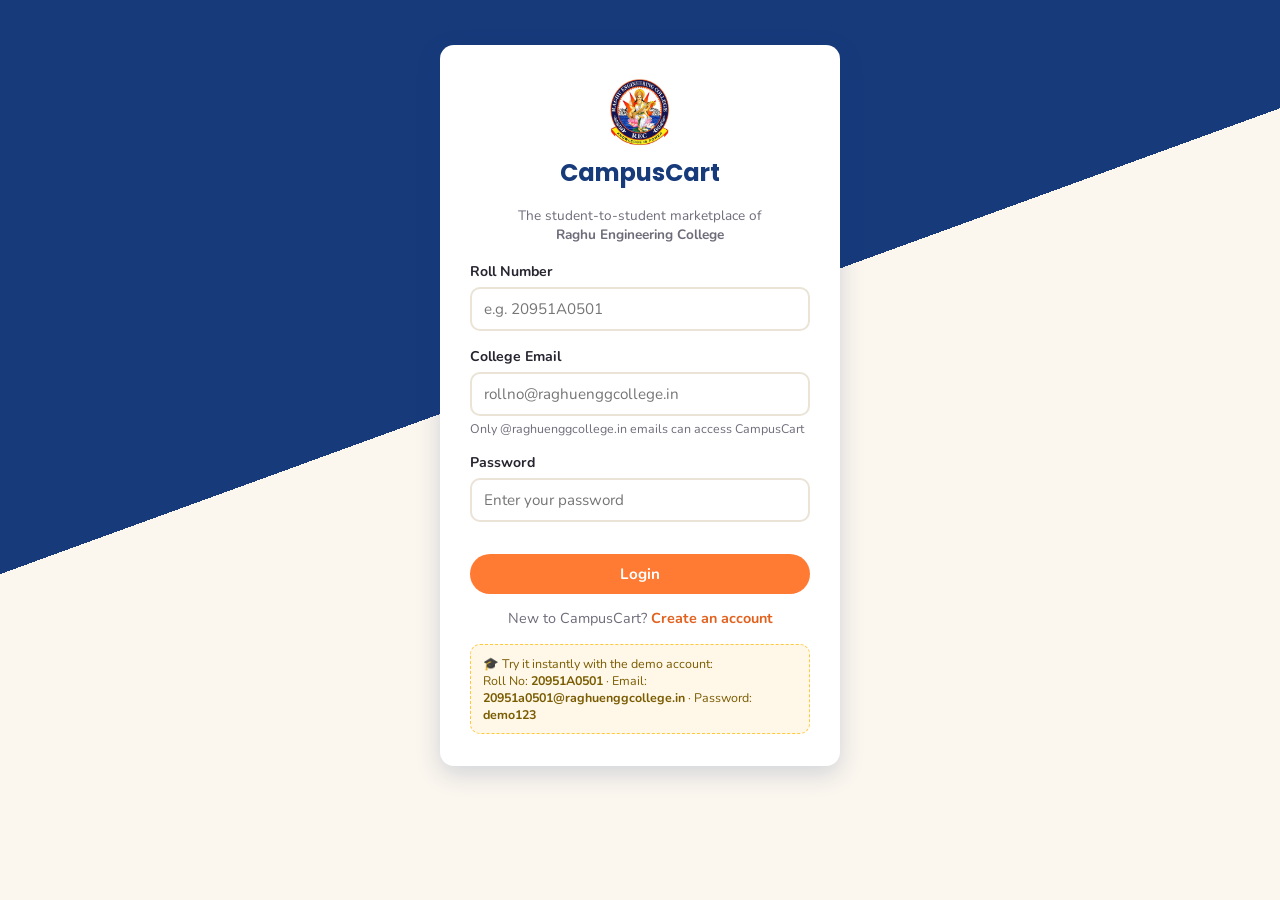
<file: index.html>
<!DOCTYPE html>
<html lang="en">
<head>
<meta charset="UTF-8">
<meta name="viewport" content="width=device-width, initial-scale=1.0">
<title>CampusCart | Login</title>
<link rel="preconnect" href="https://fonts.googleapis.com">
<link href="https://fonts.googleapis.com/css2?family=Poppins:wght@600;700;800&family=Nunito:wght@400;600;700;800&display=swap" rel="stylesheet">
<link rel="stylesheet" href="css/style.css">
</head>
<body>

<div class="auth-wrap">
  <div class="auth-card">
    <div class="auth-logo">
      <img src="assets/rec-logo.jpeg" alt="Raghu Engineering College logo">
      <h1>CampusCart</h1>
      <p>The student-to-student marketplace of<br><strong>Raghu Engineering College</strong></p>
    </div>

    <form id="login-form">
      <div class="form-group">
        <label for="rollNo">Roll Number</label>
        <input type="text" id="rollNo" placeholder="e.g. 20951A0501" required>
      </div>
      <div class="form-group">
        <label for="email">College Email</label>
        <input type="email" id="email" placeholder="rollno@raghuenggcollege.in" required>
        <div class="hint">Only @raghuenggcollege.in emails can access CampusCart</div>
      </div>
      <div class="form-group">
        <label for="password">Password</label>
        <input type="password" id="password" placeholder="Enter your password" required>
      </div>
      <div class="error-text" id="login-error"></div>
      <button type="submit" class="btn btn-primary btn-block">Login</button>
    </form>

    <div class="auth-switch">
      New to CampusCart? <a href="signup.html">Create an account</a>
    </div>

    <div class="demo-box">
      🎓 Try it instantly with the demo account:<br>
      Roll No: <strong>20951A0501</strong> · Email: <strong>20951a0501@raghuenggcollege.in</strong> · Password: <strong>demo123</strong>
    </div>
  </div>
</div>

<script src="js/data.js"></script>
<script src="js/auth.js"></script>
</body>
</html>
</file>
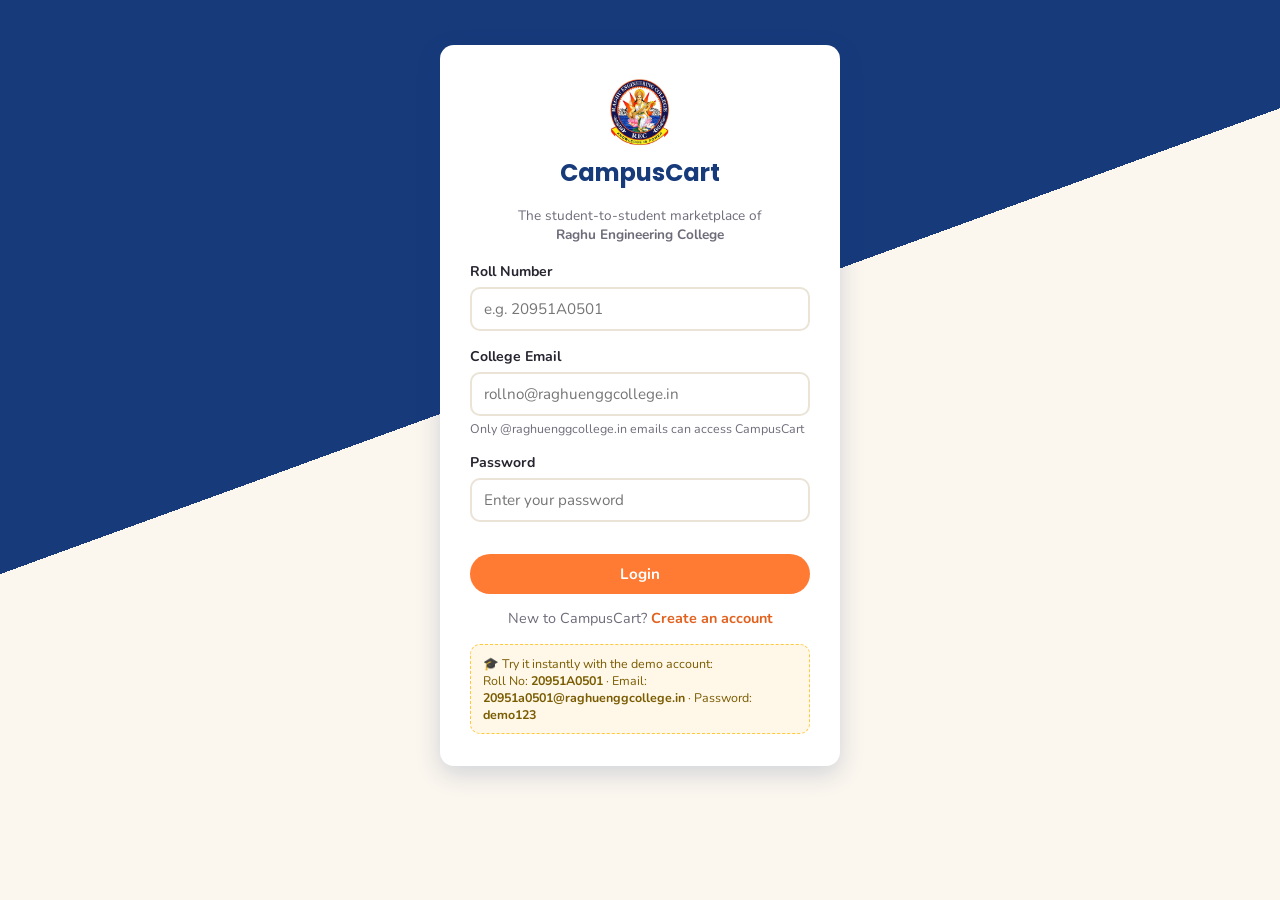
<file: account.html>
<!DOCTYPE html>
<html lang="en">
<head>
<meta charset="UTF-8">
<meta name="viewport" content="width=device-width, initial-scale=1.0">
<title>CampusCart | My Account</title>
<link rel="preconnect" href="https://fonts.googleapis.com">
<link href="https://fonts.googleapis.com/css2?family=Poppins:wght@600;700;800&family=Nunito:wght@400;600;700;800&display=swap" rel="stylesheet">
<link rel="stylesheet" href="css/style.css">
</head>
<body>

<nav class="navbar">
  <div class="nav-inner">
    <a href="home.html" class="brand">
      <img src="assets/rec-logo.jpeg" alt="REC logo">
      <div>CampusCart<small>RAGHU ENGINEERING COLLEGE</small></div>
    </a>
    <button class="hamburger" id="hamburger"><span></span><span></span><span></span></button>
    <div class="nav-links" id="nav-links">
      <a href="home.html">🏠 Home</a>
      <a href="sell.html">➕ Sell an Item</a>
      <a href="wishlist.html">❤️ Wishlist <span class="badge-count" id="wish-count">0</span></a>
      <a href="cart.html">🛒 Cart <span class="badge-count" id="cart-count">0</span></a>
      <a href="account.html" class="active">👤 <span id="nav-username">Account</span></a>
      <button onclick="logout()">🚪 Logout</button>
    </div>
  </div>
</nav>

<main class="container">
  <div class="page-head">
    <h1 id="account-heading">👤 My Account</h1>
    <p id="account-sub"></p>
  </div>

  <div class="tabs">
    <button class="tab-btn active" data-tab="listings">📦 My Listings</button>
    <button class="tab-btn" data-tab="purchases">🛍️ My Purchases</button>
  </div>

  <div id="tab-listings"></div>
  <div id="tab-purchases" style="display:none;"></div>
</main>

<footer>CampusCart &middot; Built by students, for students of Raghu Engineering College</footer>

<script src="js/data.js?v=3"></script>
<script src="js/account.js?v=3"></script>
</body>
</html>
</file>
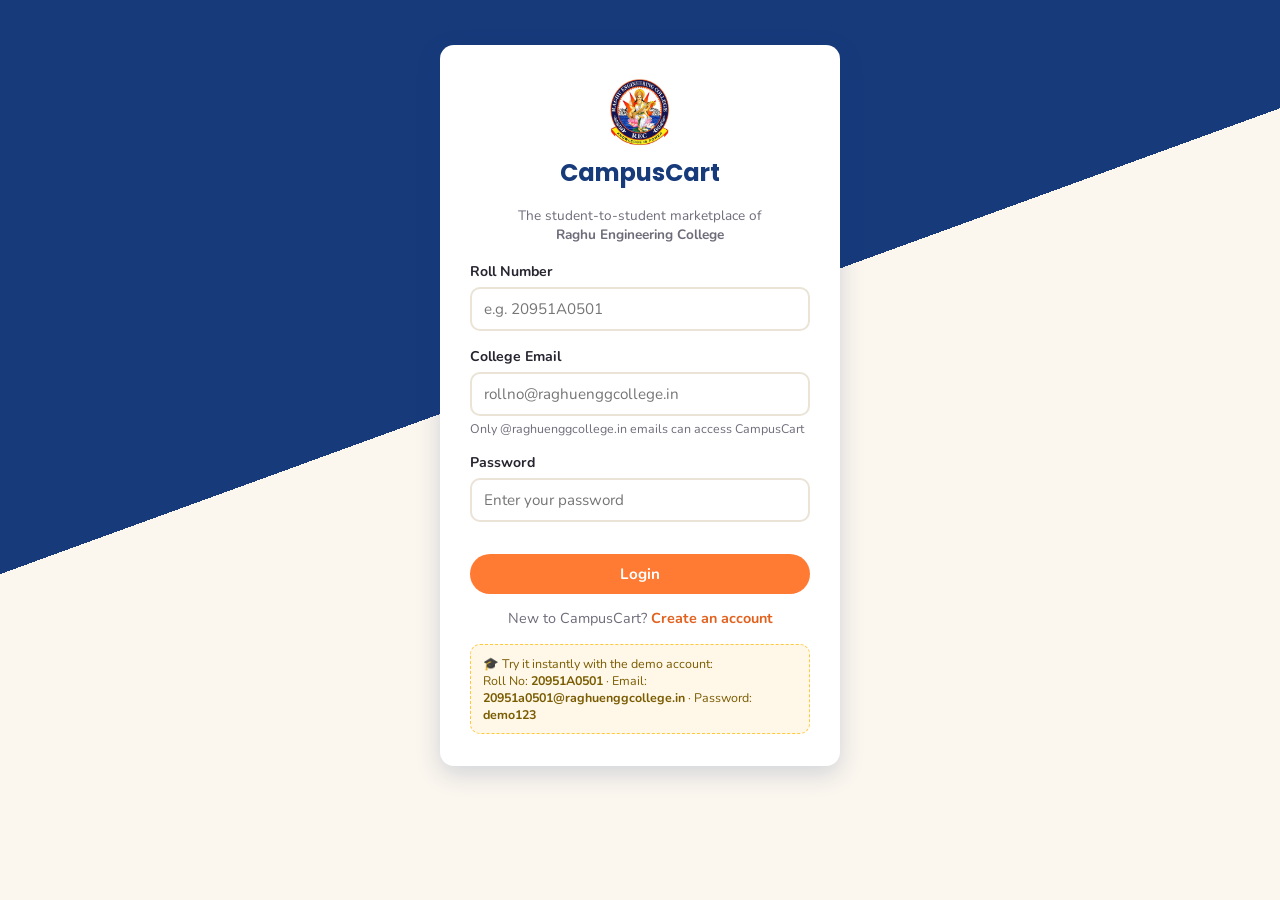
<file: cart.html>
<!DOCTYPE html>
<html lang="en">
<head>
<meta charset="UTF-8">
<meta name="viewport" content="width=device-width, initial-scale=1.0">
<title>CampusCart | Cart</title>
<link rel="preconnect" href="https://fonts.googleapis.com">
<link href="https://fonts.googleapis.com/css2?family=Poppins:wght@600;700;800&family=Nunito:wght@400;600;700;800&display=swap" rel="stylesheet">
<link rel="stylesheet" href="css/style.css">
</head>
<body>

<nav class="navbar">
  <div class="nav-inner">
    <a href="home.html" class="brand">
      <img src="assets/rec-logo.jpeg" alt="REC logo">
      <div>CampusCart<small>RAGHU ENGINEERING COLLEGE</small></div>
    </a>
    <button class="hamburger" id="hamburger"><span></span><span></span><span></span></button>
    <div class="nav-links" id="nav-links">
      <a href="home.html">🏠 Home</a>
      <a href="sell.html">➕ Sell an Item</a>
      <a href="wishlist.html">❤️ Wishlist <span class="badge-count" id="wish-count">0</span></a>
      <a href="cart.html" class="active">🛒 Cart <span class="badge-count" id="cart-count">0</span></a>
      <a href="account.html">👤 <span id="nav-username">Account</span></a>
      <button onclick="logout()">🚪 Logout</button>
    </div>
  </div>
</nav>

<main class="container">
  <div class="page-head">
    <h1>🛒 Your Cart</h1>
    <p>Review the items you're planning to buy, then confirm on each item's page.</p>
  </div>
  <div id="cart-list"></div>
</main>

<footer>CampusCart &middot; Built by students, for students of Raghu Engineering College</footer>

<script src="js/data.js"></script>
<script src="js/cart.js"></script>
</body>
</html>
</file>
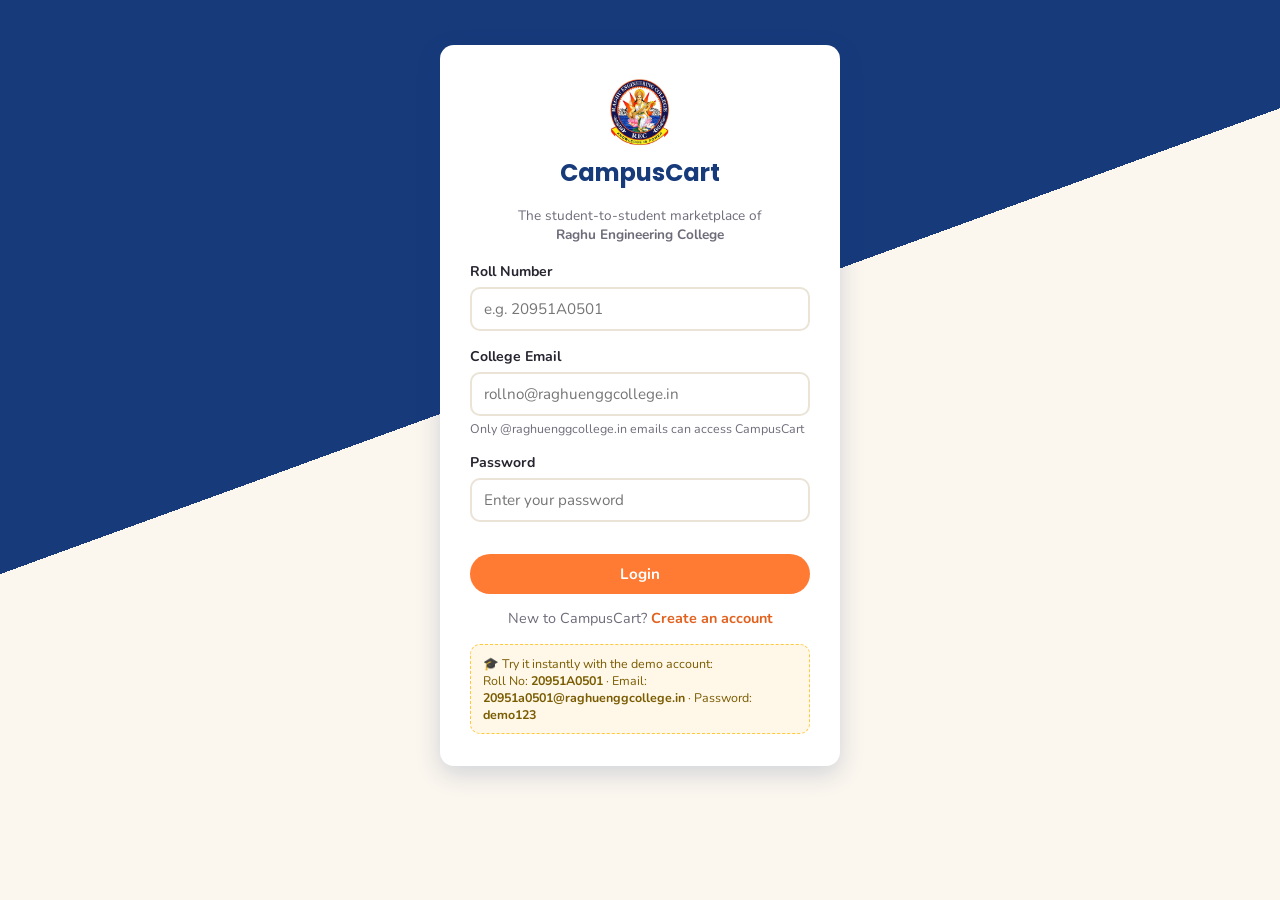
<file: home.html>
<!DOCTYPE html>
<html lang="en">
<head>
<meta charset="UTF-8">
<meta name="viewport" content="width=device-width, initial-scale=1.0">
<title>CampusCart | Marketplace</title>
<link rel="preconnect" href="https://fonts.googleapis.com">
<link href="https://fonts.googleapis.com/css2?family=Poppins:wght@600;700;800&family=Nunito:wght@400;600;700;800&display=swap" rel="stylesheet">
<link rel="stylesheet" href="css/style.css">
</head>
<body>

<nav class="navbar">
  <div class="nav-inner">
    <a href="home.html" class="brand">
      <img src="assets/rec-logo.jpeg" alt="REC logo">
      <div>CampusCart<small>RAGHU ENGINEERING COLLEGE</small></div>
    </a>
    <button class="hamburger" id="hamburger"><span></span><span></span><span></span></button>
    <div class="nav-links" id="nav-links">
      <a href="home.html" class="active">🏠 Home</a>
      <a href="sell.html">➕ Sell an Item</a>
      <a href="wishlist.html">❤️ Wishlist <span class="badge-count" id="wish-count">0</span></a>
      <a href="cart.html">🛒 Cart <span class="badge-count" id="cart-count">0</span></a>
      <a href="account.html">👤 <span id="nav-username">Account</span></a>
      <button onclick="logout()">🚪 Logout</button>
    </div>
  </div>
</nav>

<main class="container">

  <div class="hero-banner">
    <div>
      <h2 id="welcome-msg">Welcome back! 👋</h2>
      <p>Buy, sell & exchange with fellow REC students -- textbooks, gadgets, cycles & more.</p>
    </div>
    <a href="sell.html" class="btn btn-primary">➕ Sell an Item</a>
  </div>

  <div class="toolbar">
    <input type="text" id="search-input" placeholder="🔍 Search for textbooks, calculators, cycles...">
    <select id="category-filter">
      <option value="all">All Categories</option>
      <option value="Textbooks">Textbooks</option>
      <option value="Stationery">Stationery</option>
      <option value="Electronics">Electronics</option>
      <option value="Vehicles">Vehicles</option>
      <option value="Hostel Essentials">Hostel Essentials</option>
      <option value="Sports">Sports</option>
      <option value="Others">Others</option>
    </select>
    <select id="sort-filter">
      <option value="newest">Newest First</option>
      <option value="price-low">Price: Low to High</option>
      <option value="price-high">Price: High to Low</option>
    </select>
  </div>

  <div class="grid" id="product-grid"></div>

  <div class="empty-state" id="empty-state" style="display:none;">
    <div class="emoji">🛍️</div>
    <h3>No items found</h3>
    <p>Try a different search or category.</p>
  </div>

</main>

<footer>CampusCart &middot; Built by students, for students of Raghu Engineering College</footer>

<script src="js/data.js"></script>
<script src="js/home.js"></script>
</body>
</html>
</file>
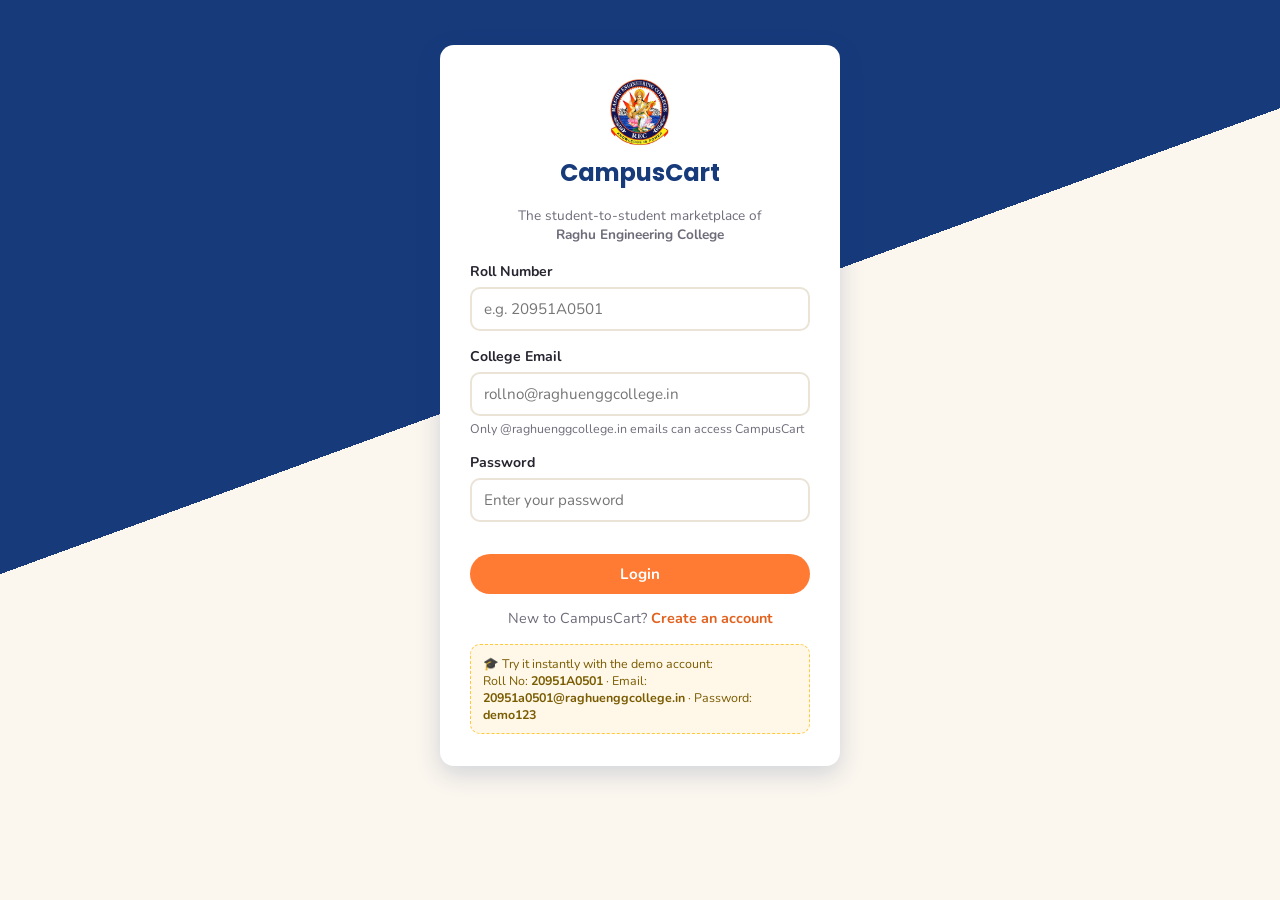
<file: product.html>
<!DOCTYPE html>
<html lang="en">
<head>
<meta charset="UTF-8">
<meta name="viewport" content="width=device-width, initial-scale=1.0">
<title>CampusCart | Product</title>
<link rel="preconnect" href="https://fonts.googleapis.com">
<link href="https://fonts.googleapis.com/css2?family=Poppins:wght@600;700;800&family=Nunito:wght@400;600;700;800&display=swap" rel="stylesheet">
<link rel="stylesheet" href="css/style.css">
</head>
<body>

<nav class="navbar">
  <div class="nav-inner">
    <a href="home.html" class="brand">
      <img src="assets/rec-logo.jpeg" alt="REC logo">
      <div>CampusCart<small>RAGHU ENGINEERING COLLEGE</small></div>
    </a>
    <button class="hamburger" id="hamburger"><span></span><span></span><span></span></button>
    <div class="nav-links" id="nav-links">
      <a href="home.html">🏠 Home</a>
      <a href="sell.html">➕ Sell an Item</a>
      <a href="wishlist.html">❤️ Wishlist <span class="badge-count" id="wish-count">0</span></a>
      <a href="cart.html">🛒 Cart <span class="badge-count" id="cart-count">0</span></a>
      <a href="account.html">👤 <span id="nav-username">Account</span></a>
      <button onclick="logout()">🚪 Logout</button>
    </div>
  </div>
</nav>

<main class="container">
  <p style="margin-bottom:14px;"><a href="home.html" class="btn btn-outline btn-sm">← Back to Marketplace</a></p>
  <div id="product-container"></div>
</main>

<footer>CampusCart &middot; Built by students, for students of Raghu Engineering College</footer>

<!-- purchase confirmation modal -->
<div class="modal-overlay" id="confirm-modal">
  <div class="modal-box">
    <div class="emoji">🤝</div>
    <h3>Confirm this purchase?</h3>
    <p id="confirm-text"></p>
    <div class="modal-actions">
      <button class="btn btn-outline" id="cancel-buy">Cancel</button>
      <button class="btn btn-primary" id="confirm-buy">Yes, Confirm</button>
    </div>
  </div>
</div>

<div class="modal-overlay" id="success-modal">
  <div class="modal-box">
    <div class="emoji">🎉</div>
    <h3>Order Confirmed!</h3>
    <p>Show this Product ID to the seller when you meet on campus to exchange the item.</p>
    <div class="order-id" id="order-id-display"></div>
    <div class="modal-actions">
      <a href="account.html" class="btn btn-primary">Go to My Account</a>
      <button class="btn btn-danger" id="modal-cancel-order">Cancel Order</button>
    </div>
  </div>
</div>

<script src="js/data.js?v=3"></script>
<script src="js/product.js?v=3"></script>
</body>
</html>
</file>
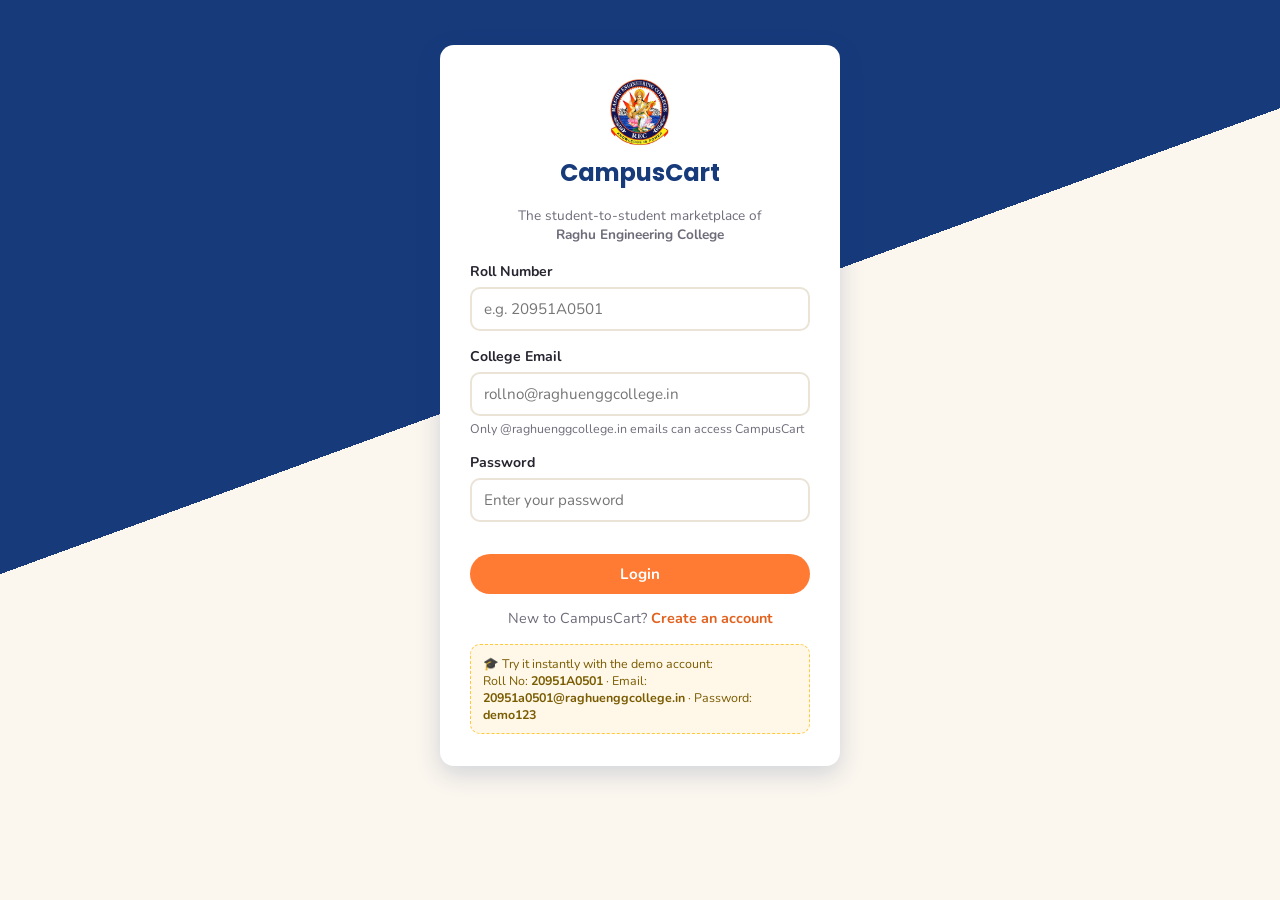
<file: sell.html>
<!DOCTYPE html>
<html lang="en">
<head>
<meta charset="UTF-8">
<meta name="viewport" content="width=device-width, initial-scale=1.0">
<title>CampusCart | Sell an Item</title>
<link rel="preconnect" href="https://fonts.googleapis.com">
<link href="https://fonts.googleapis.com/css2?family=Poppins:wght@600;700;800&family=Nunito:wght@400;600;700;800&display=swap" rel="stylesheet">
<link rel="stylesheet" href="css/style.css">
</head>
<body>

<nav class="navbar">
  <div class="nav-inner">
    <a href="home.html" class="brand">
      <img src="assets/rec-logo.jpeg" alt="REC logo">
      <div>CampusCart<small>RAGHU ENGINEERING COLLEGE</small></div>
    </a>
    <button class="hamburger" id="hamburger"><span></span><span></span><span></span></button>
    <div class="nav-links" id="nav-links">
      <a href="home.html">🏠 Home</a>
      <a href="sell.html" class="active">➕ Sell an Item</a>
      <a href="wishlist.html">❤️ Wishlist <span class="badge-count" id="wish-count">0</span></a>
      <a href="cart.html">🛒 Cart <span class="badge-count" id="cart-count">0</span></a>
      <a href="account.html">👤 <span id="nav-username">Account</span></a>
      <button onclick="logout()">🚪 Logout</button>
    </div>
  </div>
</nav>

<main class="container">
  <div class="page-head">
    <h1>➕ List an Item for Sale</h1>
    <p>Fill in the details below so other REC students can find your item.</p>
  </div>

  <form class="sell-form" id="sell-form">
    <div class="form-group">
      <label for="name">Item Name</label>
      <input type="text" id="name" placeholder="e.g. Engineering Physics Textbook" required>
    </div>

    <div class="form-group">
      <label for="description">Description</label>
      <textarea id="description" rows="3" placeholder="Condition, why you're selling, anything a buyer should know..." required></textarea>
    </div>

    <div class="two-col">
      <div class="form-group">
        <label for="price">Price (₹)</label>
        <input type="number" id="price" min="1" placeholder="e.g. 300" required>
      </div>
      <div class="form-group">
        <label for="category">Category</label>
        <select id="category" required>
          <option value="">Select category</option>
          <option>Textbooks</option>
          <option>Stationery</option>
          <option>Electronics</option>
          <option>Vehicles</option>
          <option>Hostel Essentials</option>
          <option>Sports</option>
          <option>Others</option>
        </select>
      </div>
    </div>

    <div class="form-group">
      <label for="image">Item Photo</label>
      <input type="file" id="image" accept="image/*">
      <div class="image-preview" id="image-preview">No image selected</div>
    </div>

    <div class="form-group">
      <label>Availability</label>
      <div class="radio-row">
        <label><input type="radio" name="avail" value="now" checked> Available right now</label>
        <label><input type="radio" name="avail" value="later"> Heads-up (available in a few days)</label>
      </div>

      <div class="days-box" id="days-box">
        <label for="days">Available in how many days?</label>
        <input type="number" id="days" min="1" max="10" placeholder="1 to 10 days">
        <div class="form-group" style="margin-top:10px;">
          <label for="headsup">Heads-up note for buyers</label>
          <textarea id="headsup" rows="2" placeholder="e.g. Still using it for my exams, will hand over right after!"></textarea>
        </div>
      </div>
    </div>

    <div class="error-text" id="sell-error"></div>
    <button type="submit" class="btn btn-primary btn-block">List Item on CampusCart</button>
  </form>
</main>

<footer>CampusCart &middot; Built by students, for students of Raghu Engineering College</footer>

<script src="js/data.js"></script>
<script src="js/sell.js"></script>
</body>
</html>
</file>
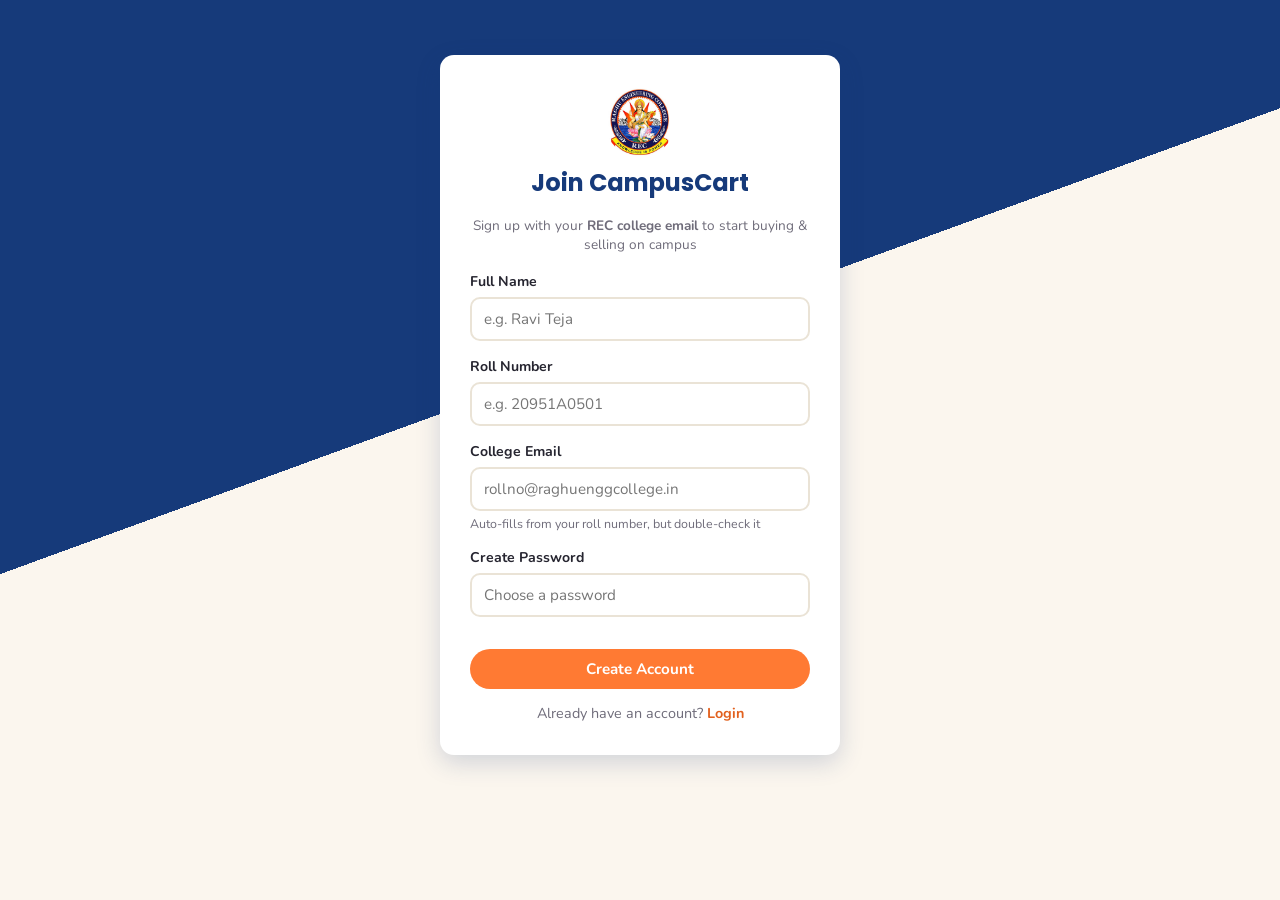
<file: signup.html>
<!DOCTYPE html>
<html lang="en">
<head>
<meta charset="UTF-8">
<meta name="viewport" content="width=device-width, initial-scale=1.0">
<title>CampusCart | Sign Up</title>
<link rel="preconnect" href="https://fonts.googleapis.com">
<link href="https://fonts.googleapis.com/css2?family=Poppins:wght@600;700;800&family=Nunito:wght@400;600;700;800&display=swap" rel="stylesheet">
<link rel="stylesheet" href="css/style.css">
</head>
<body>

<div class="auth-wrap">
  <div class="auth-card">
    <div class="auth-logo">
      <img src="assets/rec-logo.jpeg" alt="Raghu Engineering College logo">
      <h1>Join CampusCart</h1>
      <p>Sign up with your <strong>REC college email</strong> to start buying & selling on campus</p>
    </div>

    <form id="signup-form">
      <div class="form-group">
        <label for="name">Full Name</label>
        <input type="text" id="name" placeholder="e.g. Ravi Teja" required>
      </div>
      <div class="form-group">
        <label for="rollNo">Roll Number</label>
        <input type="text" id="rollNo" placeholder="e.g. 20951A0501" required>
      </div>
      <div class="form-group">
        <label for="email">College Email</label>
        <input type="email" id="email" placeholder="rollno@raghuenggcollege.in" required>
        <div class="hint">Auto-fills from your roll number, but double-check it</div>
      </div>
      <div class="form-group">
        <label for="password">Create Password</label>
        <input type="password" id="password" placeholder="Choose a password" required>
      </div>
      <div class="error-text" id="signup-error"></div>
      <button type="submit" class="btn btn-primary btn-block">Create Account</button>
    </form>

    <div class="auth-switch">
      Already have an account? <a href="index.html">Login</a>
    </div>
  </div>
</div>

<script src="js/data.js"></script>
<script src="js/auth.js"></script>
</body>
</html>
</file>
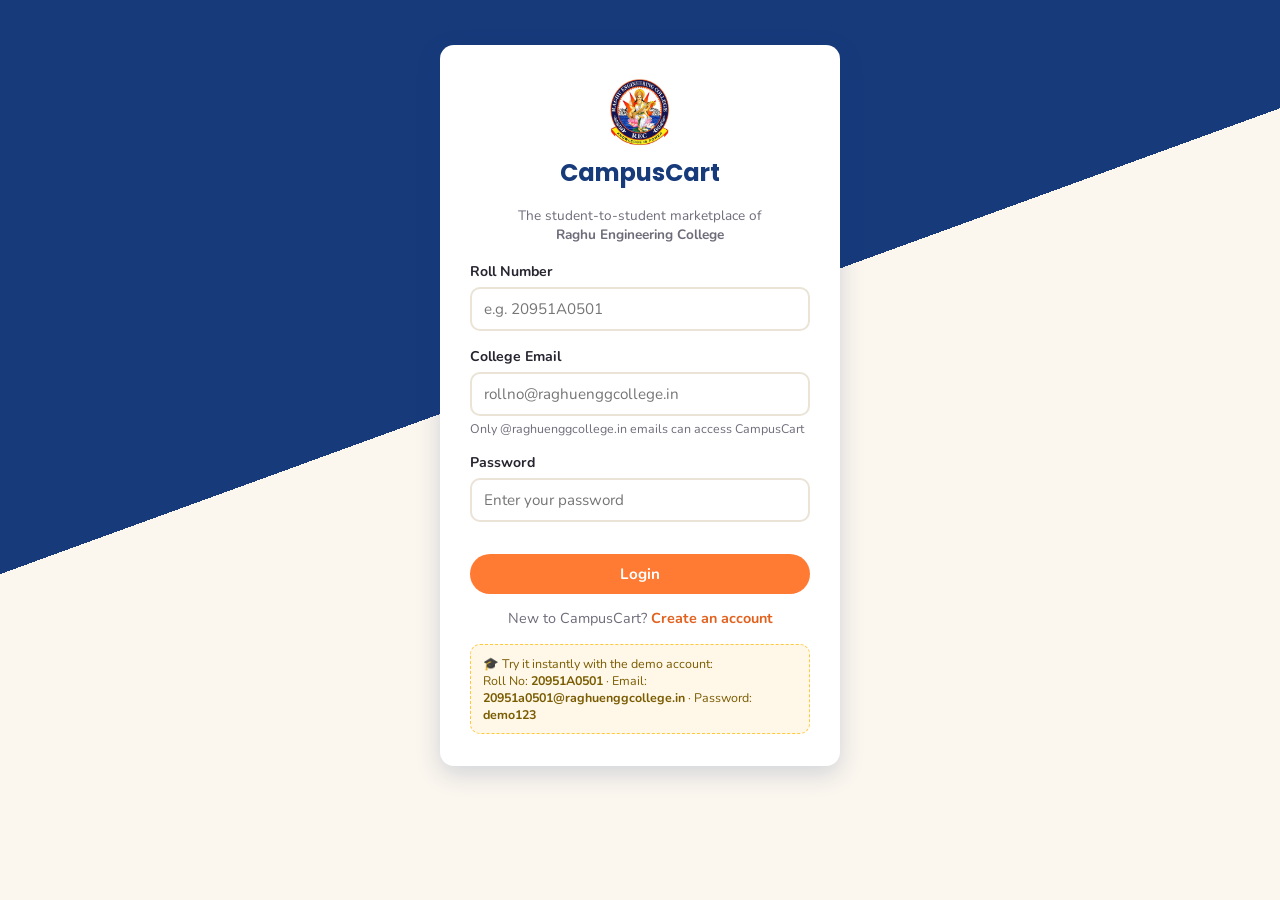
<file: wishlist.html>
<!DOCTYPE html>
<html lang="en">
<head>
<meta charset="UTF-8">
<meta name="viewport" content="width=device-width, initial-scale=1.0">
<title>CampusCart | Wishlist</title>
<link rel="preconnect" href="https://fonts.googleapis.com">
<link href="https://fonts.googleapis.com/css2?family=Poppins:wght@600;700;800&family=Nunito:wght@400;600;700;800&display=swap" rel="stylesheet">
<link rel="stylesheet" href="css/style.css">
</head>
<body>

<nav class="navbar">
  <div class="nav-inner">
    <a href="home.html" class="brand">
      <img src="assets/rec-logo.jpeg" alt="REC logo">
      <div>CampusCart<small>RAGHU ENGINEERING COLLEGE</small></div>
    </a>
    <button class="hamburger" id="hamburger"><span></span><span></span><span></span></button>
    <div class="nav-links" id="nav-links">
      <a href="home.html">🏠 Home</a>
      <a href="sell.html">➕ Sell an Item</a>
      <a href="wishlist.html" class="active">❤️ Wishlist <span class="badge-count" id="wish-count">0</span></a>
      <a href="cart.html">🛒 Cart <span class="badge-count" id="cart-count">0</span></a>
      <a href="account.html">👤 <span id="nav-username">Account</span></a>
      <button onclick="logout()">🚪 Logout</button>
    </div>
  </div>
</nav>

<main class="container">
  <div class="page-head">
    <h1>❤️ Your Wishlist</h1>
    <p>Items you've saved to think over or buy later.</p>
  </div>
  <div class="grid" id="wishlist-grid"></div>
  <div class="empty-state" id="empty-state" style="display:none;">
    <div class="emoji">💭</div>
    <h3>Nothing saved yet</h3>
    <p>Tap the heart icon on any item to save it here.</p>
    <br><a href="home.html" class="btn btn-primary">Browse Items</a>
  </div>
</main>

<footer>CampusCart &middot; Built by students, for students of Raghu Engineering College</footer>

<script src="js/data.js"></script>
<script src="js/wishlist.js"></script>
</body>
</html>
</file>
<file: css/style.css>
/* ============================================
   CampusCart - stylesheet
   Raghu Engineering College student marketplace
   ============================================ */

:root {
  --primary: #163a7a;      /* navy blue - from REC emblem */
  --primary-dark: #0f2a5c;
  --accent: #ff7a33;       /* warm orange - from sunburst */
  --accent-dark: #e2611e;
  --yellow: #ffc93c;       /* gold - from ribbon */
  --bg: #fbf6ee;           /* warm cream background */
  --card-bg: #ffffff;
  --text: #262530;
  --muted: #6f6c7a;
  --success: #2e8b57;
  --danger: #d6455d;
  --border: #eae3d6;
  --radius: 14px;
  --shadow: 0 4px 16px rgba(22, 58, 122, 0.10);
  --shadow-hover: 0 8px 24px rgba(22, 58, 122, 0.18);
}

* { box-sizing: border-box; }

body {
  margin: 0;
  font-family: 'Nunito', Arial, sans-serif;
  background: var(--bg);
  color: var(--text);
  min-height: 100vh;
  display: flex;
  flex-direction: column;
}

h1, h2, h3, h4 {
  font-family: 'Poppins', 'Nunito', sans-serif;
  margin: 0 0 8px 0;
}

a { color: inherit; text-decoration: none; }

img { max-width: 100%; display: block; }

/* ---------- Layout helpers ---------- */
.container {
  max-width: 1150px;
  margin: 0 auto;
  padding: 0 20px;
  width: 100%;
}

main { flex: 1; padding: 24px 0 60px; }

/* ---------- Navbar ---------- */
.navbar {
  background: var(--primary);
  color: #fff;
  position: sticky;
  top: 0;
  z-index: 50;
  box-shadow: 0 2px 10px rgba(0,0,0,0.15);
}

.nav-inner {
  display: flex;
  align-items: center;
  justify-content: space-between;
  padding: 10px 20px;
  max-width: 1150px;
  margin: 0 auto;
}

.brand {
  display: flex;
  align-items: center;
  gap: 10px;
  font-family: 'Poppins', sans-serif;
  font-weight: 700;
  font-size: 1.25rem;
  color: #fff;
}

.brand img {
  width: 40px;
  height: 40px;
  border-radius: 50%;
  background: #fff;
  padding: 2px;
}

.brand small {
  display: block;
  font-size: 0.6rem;
  font-weight: 400;
  color: var(--yellow);
  letter-spacing: 0.5px;
}

.nav-links {
  display: flex;
  align-items: center;
  gap: 6px;
}

.nav-links a, .nav-links button {
  color: #fff;
  background: transparent;
  border: none;
  font-family: 'Nunito', sans-serif;
  font-size: 0.95rem;
  padding: 8px 12px;
  border-radius: 20px;
  cursor: pointer;
  display: flex;
  align-items: center;
  gap: 4px;
  transition: background 0.15s ease;
}

.nav-links a:hover, .nav-links button:hover {
  background: rgba(255,255,255,0.15);
}

.nav-links .active {
  background: var(--accent);
  font-weight: 700;
}

.badge-count {
  background: var(--accent);
  color: #fff;
  font-size: 0.7rem;
  font-weight: 700;
  border-radius: 50%;
  min-width: 18px;
  height: 18px;
  display: inline-flex;
  align-items: center;
  justify-content: center;
  padding: 0 4px;
}

.hamburger {
  display: none;
  flex-direction: column;
  gap: 4px;
  background: transparent;
  border: none;
  cursor: pointer;
  padding: 6px;
}
.hamburger span {
  width: 24px;
  height: 3px;
  background: #fff;
  border-radius: 2px;
}

/* ---------- Buttons ---------- */
.btn {
  display: inline-block;
  font-family: 'Nunito', sans-serif;
  font-weight: 700;
  font-size: 0.95rem;
  padding: 10px 20px;
  border-radius: 24px;
  border: none;
  cursor: pointer;
  transition: transform 0.12s ease, box-shadow 0.12s ease;
  text-align: center;
}
.btn:active { transform: scale(0.97); }

.btn-primary { background: var(--accent); color: #fff; }
.btn-primary:hover { background: var(--accent-dark); }

.btn-outline {
  background: transparent;
  border: 2px solid var(--primary);
  color: var(--primary);
}
.btn-outline:hover { background: var(--primary); color: #fff; }

.btn-secondary { background: var(--primary); color: #fff; }
.btn-secondary:hover { background: var(--primary-dark); }

.btn-danger { background: var(--danger); color: #fff; }
.btn-danger:hover { opacity: 0.9; }

.btn-block { width: 100%; }
.btn-sm { padding: 6px 14px; font-size: 0.85rem; }
.btn:disabled {
  background: #cfcfcf !important;
  color: #777 !important;
  cursor: not-allowed;
  border-color: #cfcfcf !important;
}

/* ---------- Auth pages ---------- */
.auth-wrap {
  min-height: 90vh;
  display: flex;
  align-items: center;
  justify-content: center;
  padding: 30px 16px;
  background: linear-gradient(160deg, var(--primary) 0%, var(--primary) 45%, var(--bg) 45%);
}

.auth-card {
  background: var(--card-bg);
  border-radius: var(--radius);
  box-shadow: var(--shadow-hover);
  padding: 32px 30px;
  width: 100%;
  max-width: 400px;
}

.auth-logo {
  display: flex;
  flex-direction: column;
  align-items: center;
  gap: 8px;
  margin-bottom: 18px;
}

.auth-logo img {
  width: 70px;
  height: 70px;
  border-radius: 50%;
}

.auth-logo h1 {
  font-size: 1.5rem;
  color: var(--primary);
}

.auth-logo p {
  margin: 0;
  color: var(--muted);
  font-size: 0.85rem;
  text-align: center;
}

.form-group { margin-bottom: 16px; }

label {
  display: block;
  font-weight: 700;
  font-size: 0.88rem;
  margin-bottom: 6px;
  color: var(--text);
}

input[type="text"], input[type="email"], input[type="password"],
input[type="number"], textarea, select {
  width: 100%;
  padding: 10px 12px;
  border: 2px solid var(--border);
  border-radius: 10px;
  font-family: 'Nunito', sans-serif;
  font-size: 0.95rem;
  background: #fff;
  color: var(--text);
}

input:focus, textarea:focus, select:focus {
  outline: none;
  border-color: var(--accent);
}

.hint { font-size: 0.78rem; color: var(--muted); margin-top: 4px; }
.error-text { font-size: 0.82rem; color: var(--danger); margin-top: 6px; min-height: 16px; }

.auth-switch {
  text-align: center;
  margin-top: 14px;
  font-size: 0.9rem;
  color: var(--muted);
}
.auth-switch a { color: var(--accent-dark); font-weight: 700; }

.demo-box {
  margin-top: 16px;
  background: #fff7e8;
  border: 1px dashed var(--yellow);
  border-radius: 10px;
  padding: 10px 12px;
  font-size: 0.78rem;
  color: #7a5c00;
}

/* ---------- Hero / page headers ---------- */
.page-head {
  margin-bottom: 20px;
}
.page-head h1 {
  color: var(--primary);
  font-size: 1.6rem;
}
.page-head p { color: var(--muted); margin: 0; }

.hero-banner {
  background: linear-gradient(120deg, var(--primary), var(--primary-dark));
  color: #fff;
  border-radius: var(--radius);
  padding: 22px 26px;
  margin-bottom: 22px;
  display: flex;
  justify-content: space-between;
  align-items: center;
  gap: 14px;
  flex-wrap: wrap;
}
.hero-banner h2 { margin: 0 0 4px; font-size: 1.3rem; }
.hero-banner p { margin: 0; color: #dfe8ff; font-size: 0.9rem; }

/* ---------- Search + filter bar ---------- */
.toolbar {
  display: flex;
  gap: 10px;
  flex-wrap: wrap;
  margin-bottom: 20px;
}
.toolbar input[type="text"] { flex: 2; min-width: 200px; }
.toolbar select { flex: 1; min-width: 150px; }

/* ---------- Product grid & cards ---------- */
.grid {
  display: grid;
  grid-template-columns: repeat(auto-fill, minmax(230px, 1fr));
  gap: 18px;
}

.card {
  background: var(--card-bg);
  border-radius: var(--radius);
  box-shadow: var(--shadow);
  overflow: hidden;
  transition: transform 0.15s ease, box-shadow 0.15s ease;
  display: flex;
  flex-direction: column;
}
.card:hover { transform: translateY(-4px); box-shadow: var(--shadow-hover); }

.card-img-wrap {
  position: relative;
  width: 100%;
  aspect-ratio: 4/3;
  background: #f1ede3;
  overflow: hidden;
}
.card-img-wrap img {
  width: 100%;
  height: 100%;
  object-fit: cover;
}

.overlay-sold {
  position: absolute;
  inset: 0;
  background: rgba(20, 20, 25, 0.55);
  display: flex;
  align-items: center;
  justify-content: center;
  pointer-events: none;
}
.overlay-sold span {
  border: 3px solid #fff;
  color: #fff;
  font-family: 'Poppins', sans-serif;
  font-weight: 800;
  font-size: 1.1rem;
  letter-spacing: 3px;
  padding: 6px 18px;
  transform: rotate(-12deg);
  text-transform: uppercase;
  background: rgba(214, 69, 93, 0.35);
  border-radius: 6px;
}

.chip {
  position: absolute;
  top: 8px;
  left: 8px;
  background: var(--yellow);
  color: #543c00;
  font-size: 0.7rem;
  font-weight: 700;
  padding: 3px 9px;
  border-radius: 12px;
}
.chip.upcoming { background: var(--accent); color: #fff; }

.card-body {
  padding: 12px 14px 14px;
  display: flex;
  flex-direction: column;
  gap: 4px;
  flex: 1;
}

.card-body h3 {
  font-size: 1rem;
  font-family: 'Nunito', sans-serif;
  font-weight: 800;
}

.card-cat {
  font-size: 0.72rem;
  color: var(--muted);
  text-transform: uppercase;
  letter-spacing: 0.4px;
}

.card-price {
  color: var(--primary);
  font-weight: 800;
  font-size: 1.05rem;
  margin: 2px 0;
}

.card-seller {
  font-size: 0.78rem;
  color: var(--muted);
}

.card-actions {
  margin-top: 8px;
  display: flex;
  gap: 6px;
}

.headsup {
  font-size: 0.76rem;
  background: #fff3e3;
  color: #a35400;
  border-left: 3px solid var(--accent);
  padding: 5px 8px;
  border-radius: 6px;
  margin-top: 4px;
}

.empty-state {
  text-align: center;
  padding: 60px 20px;
  color: var(--muted);
}
.empty-state div.emoji { font-size: 2.6rem; margin-bottom: 10px; }

/* ---------- Product detail ---------- */
.product-detail {
  display: grid;
  grid-template-columns: 1fr 1fr;
  gap: 28px;
  background: var(--card-bg);
  border-radius: var(--radius);
  box-shadow: var(--shadow);
  padding: 26px;
}
.product-detail .img-col { position: relative; border-radius: 10px; overflow: hidden; background: #f1ede3; }
.product-detail .img-col img { width: 100%; height: 100%; object-fit: cover; min-height: 280px; }

.pd-title { font-size: 1.5rem; color: var(--primary); }
.pd-price { font-size: 1.6rem; font-weight: 800; color: var(--accent-dark); margin: 6px 0; }
.pd-meta { display: flex; gap: 10px; flex-wrap: wrap; margin: 8px 0 14px; }
.pd-meta span {
  background: var(--bg);
  border: 1px solid var(--border);
  padding: 4px 10px;
  border-radius: 14px;
  font-size: 0.8rem;
  color: var(--muted);
}
.pd-desc { line-height: 1.55; color: var(--text); margin-bottom: 14px; }
.pd-actions { display: flex; gap: 10px; flex-wrap: wrap; }
.seller-box {
  margin-top: 16px;
  border-top: 1px dashed var(--border);
  padding-top: 12px;
  font-size: 0.88rem;
  color: var(--muted);
}

/* ---------- Modal ---------- */
.modal-overlay {
  position: fixed;
  inset: 0;
  background: rgba(20,20,25,0.55);
  display: none;
  align-items: center;
  justify-content: center;
  z-index: 200;
  padding: 16px;
}
.modal-overlay.open { display: flex; }
.modal-box {
  background: #fff;
  border-radius: var(--radius);
  padding: 26px;
  max-width: 380px;
  width: 100%;
  text-align: center;
  box-shadow: var(--shadow-hover);
}
.modal-box .emoji { font-size: 2.2rem; margin-bottom: 6px; }
.modal-box h3 { color: var(--primary); }
.modal-box .order-id {
  background: var(--bg);
  border: 2px dashed var(--accent);
  border-radius: 10px;
  padding: 10px;
  font-family: 'Poppins', sans-serif;
  font-weight: 800;
  color: var(--accent-dark);
  font-size: 1.2rem;
  margin: 14px 0;
  letter-spacing: 1px;
}
.modal-actions { display: flex; gap: 10px; justify-content: center; margin-top: 14px; }

/* ---------- Sell form ---------- */
.sell-form {
  background: var(--card-bg);
  border-radius: var(--radius);
  box-shadow: var(--shadow);
  padding: 26px;
  max-width: 640px;
  margin: 0 auto;
}
.two-col { display: grid; grid-template-columns: 1fr 1fr; gap: 14px; }
.radio-row { display: flex; gap: 18px; margin-bottom: 10px; }
.radio-row label { display: flex; align-items: center; gap: 6px; font-weight: 600; cursor: pointer; }
.radio-row input { width: auto; }
.days-box { display: none; margin-top: 10px; }
.image-preview {
  margin-top: 8px;
  width: 100%;
  max-width: 220px;
  aspect-ratio: 4/3;
  border-radius: 10px;
  background: #f1ede3;
  border: 2px dashed var(--border);
  display: flex;
  align-items: center;
  justify-content: center;
  overflow: hidden;
  color: var(--muted);
  font-size: 0.8rem;
}
.image-preview img { width: 100%; height: 100%; object-fit: cover; }

/* ---------- Account tabs ---------- */
.tabs { display: flex; gap: 8px; margin-bottom: 18px; }
.tab-btn {
  background: #fff;
  border: 2px solid var(--border);
  padding: 8px 18px;
  border-radius: 20px;
  cursor: pointer;
  font-weight: 700;
  color: var(--muted);
}
.tab-btn.active { background: var(--primary); border-color: var(--primary); color: #fff; }

.list-row {
  background: var(--card-bg);
  border-radius: 12px;
  box-shadow: var(--shadow);
  padding: 14px 16px;
  display: flex;
  gap: 14px;
  align-items: center;
  margin-bottom: 12px;
}
.list-row img { width: 64px; height: 64px; object-fit: cover; border-radius: 8px; flex-shrink: 0; }
.list-row .info { flex: 1; min-width: 0; }
.list-row .info h4 { margin: 0 0 2px; font-size: 0.95rem; }
.list-row .status-tag {
  font-size: 0.72rem;
  font-weight: 700;
  padding: 3px 9px;
  border-radius: 10px;
  display: inline-block;
  margin-top: 4px;
}
.status-available { background: #e2f4ea; color: var(--success); }
.status-upcoming { background: #ffe9d6; color: var(--accent-dark); }
.status-sold { background: #f1e0e4; color: var(--danger); }

/* ---------- Footer ---------- */
footer {
  background: var(--primary-dark);
  color: #cbd6f0;
  text-align: center;
  padding: 16px;
  font-size: 0.82rem;
}

/* ---------- Toast ---------- */
.toast {
  position: fixed;
  bottom: 20px;
  left: 50%;
  transform: translateX(-50%) translateY(20px);
  background: var(--primary-dark);
  color: #fff;
  padding: 12px 22px;
  border-radius: 24px;
  font-size: 0.9rem;
  box-shadow: 0 6px 18px rgba(0,0,0,0.25);
  opacity: 0;
  pointer-events: none;
  transition: opacity 0.25s ease, transform 0.25s ease;
  z-index: 300;
}
.toast.show { opacity: 1; transform: translateX(-50%) translateY(0); }

/* ---------- Responsive ---------- */
@media (max-width: 800px) {
  .product-detail { grid-template-columns: 1fr; }
  .two-col { grid-template-columns: 1fr; }
}

@media (max-width: 680px) {
  .nav-links {
    position: absolute;
    top: 58px;
    left: 0;
    right: 0;
    background: var(--primary);
    flex-direction: column;
    align-items: stretch;
    padding: 10px 16px 16px;
    display: none;
    gap: 2px;
  }
  .nav-links.open { display: flex; }
  .nav-links a, .nav-links button { justify-content: flex-start; width: 100%; }
  .hamburger { display: flex; }
  .auth-wrap { background: var(--primary); }
}
</file>
